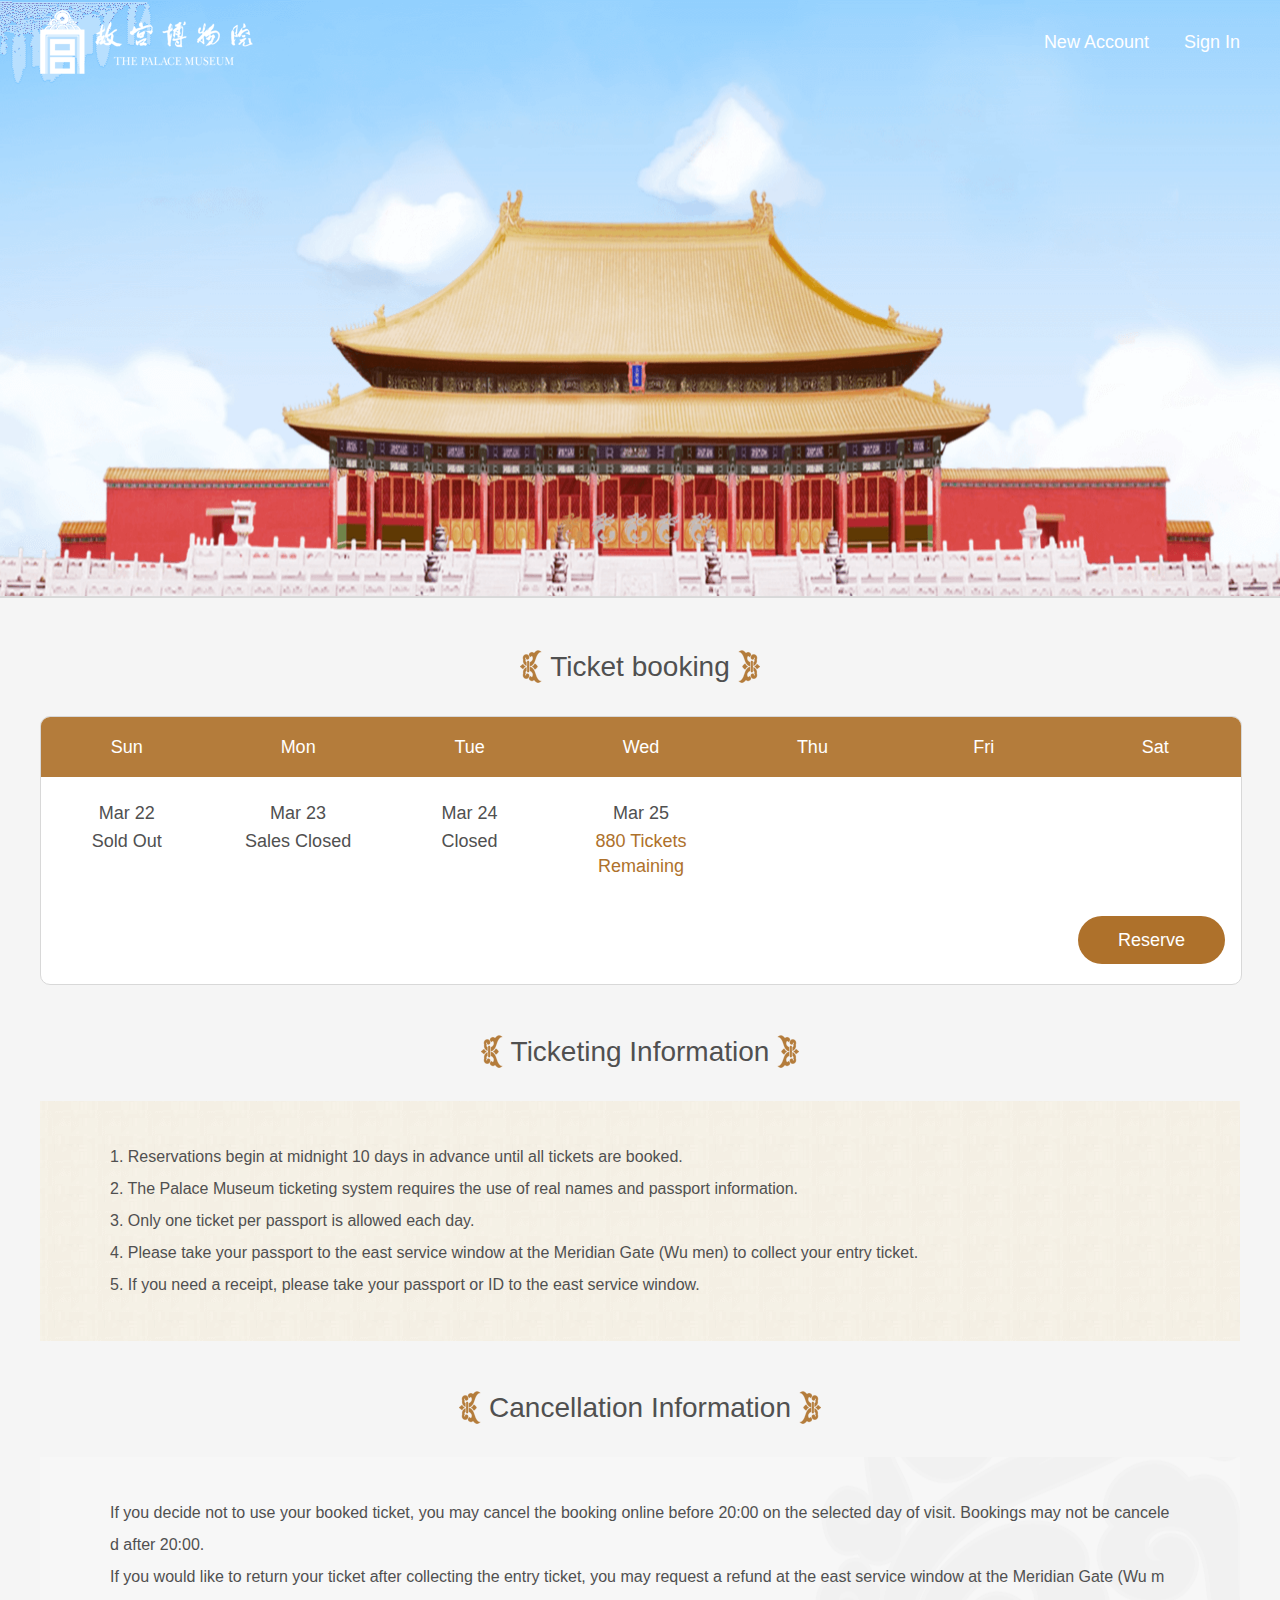
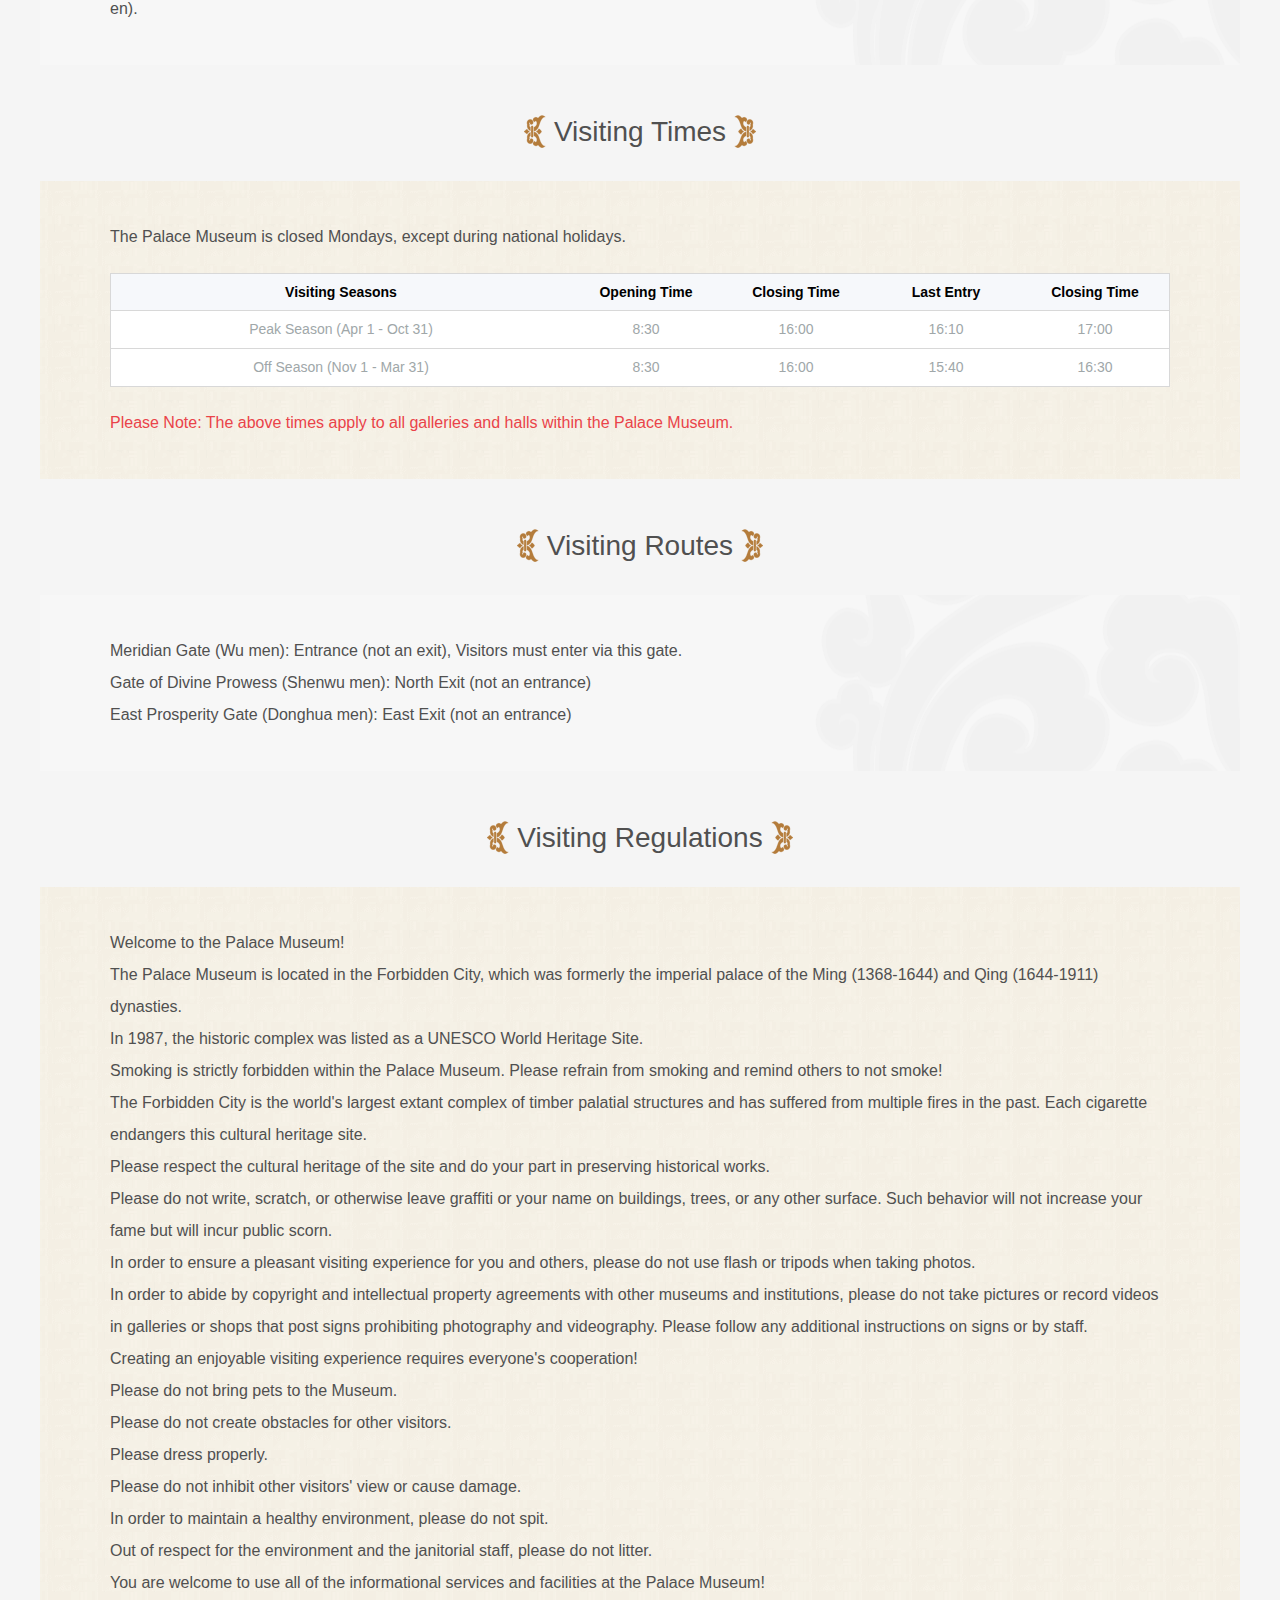
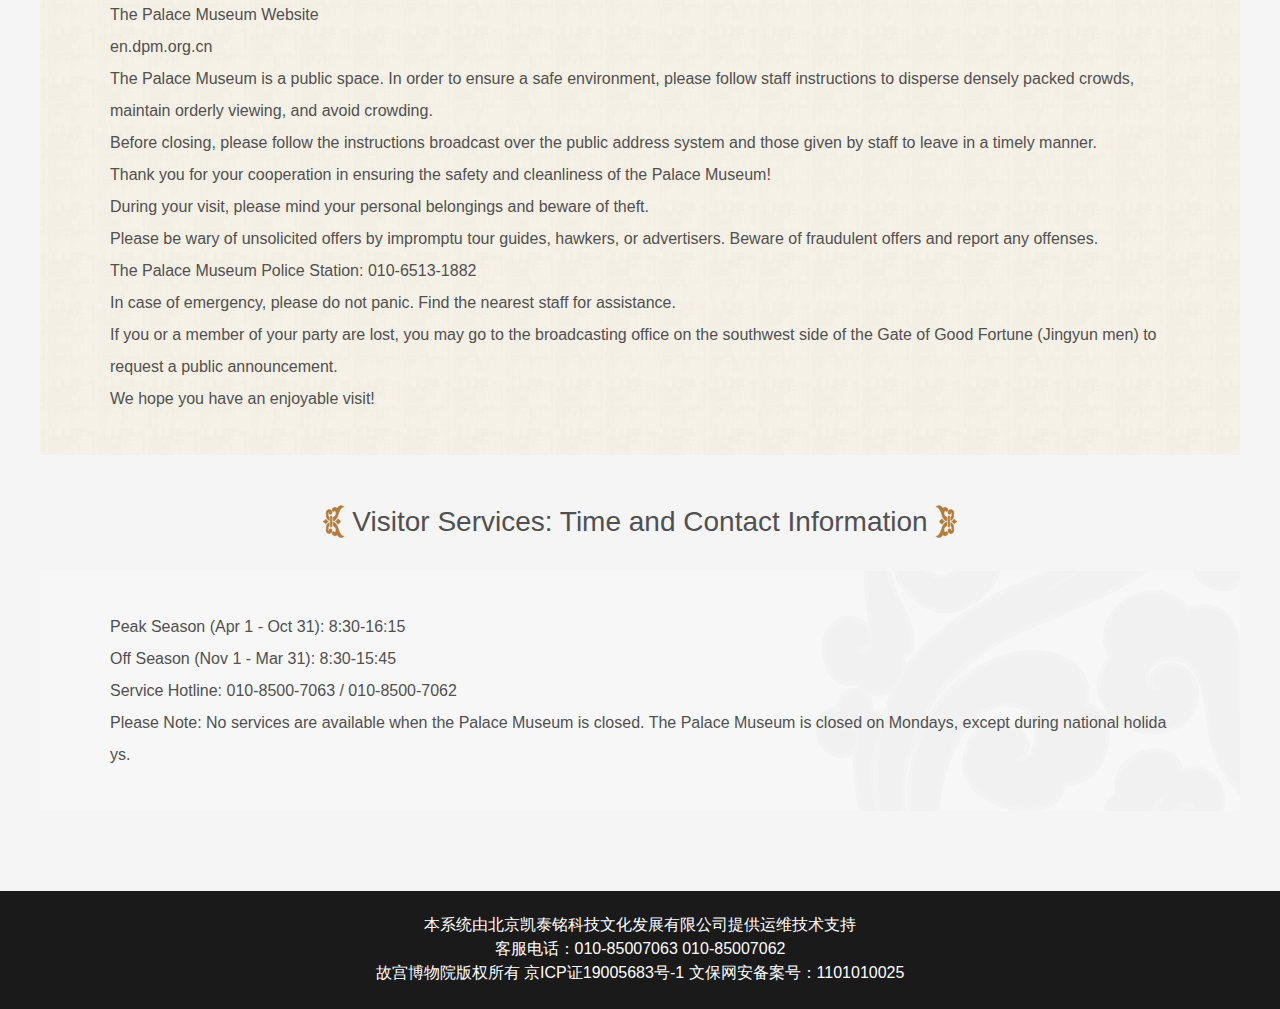
<file: index.html>
<!DOCTYPE html>
<html lang="en">
<head>
    <meta name="author" content="">
    <meta name="keywords" content="">
    <meta name="description" content="">
    <meta name="viewport" content="width=device-width, initial-scale=1.0">
    <meta http-equiv="X-UA-Compatible" content="IE=edge,chrome=1">
    <meta http-equiv="Content-Type" content="text/html;charset=utf-8">
    <title>故宫博物院</title>
    <link rel="stylesheet" href="./static/style/common.css">
    <link rel="stylesheet" href="./static/style/style.css">
</head>
<body>
    <section class="main_container">
        <!-- header -->
        <div class="header">
            <!-- logo -->
            <article class="logo">
                <a href=""><img src="./static/images/logo.png" width="213" height="64" alt="故宫博物院"></a>
            </article>
            <!-- end -->
            <!-- user state -->
            <aside class="user">
                <a href="./register.html">New Account</a>
                <a href="./login.html">Sign In</a>
            </aside>
            <!-- end -->
        </div>
        <!-- end -->
        <!-- content -->
        <article class="main_content">
            <!-- Ticket booking -->
            <h2 class="main_title">
                <em class="icon_title"><img src="./static/images/public-icon1.png" alt=""></em>
                <span class="title_text">Ticket booking</span>
                <em class="icon_title"><img src="./static/images/public-icon2.png" alt=""></em>
            </h2>
            <div class="place_order">
                <table class="week_table">
                    <thead>
                        <tr>
                            <th>Sun</th>
                            <th>Mon</th>
                            <th>Tue</th>
                            <th>Wed</th>
                            <th>Thu</th>
                            <th>Fri</th>
                            <th>Sat</th>
                        </tr>
                    </thead>
                    <tbody>
                        <tr>
                            <td valign="top">
                                <span>Mar 22</span>
                                <span>Sold Out</span>
                            </td>
                            <td valign="top">
                                <span>Mar 23</span>
                                <span>Sales Closed</span></td>
                            <td valign="top">
                                <span>Mar 24</span>
                                <span>Closed</span>
                            </td>
                            <td valign="top">
                                <span>Mar 25</span>
                                <span class="surplus">880 Tickets Remaining</span>
                            </td>
                            <td valign="top"></td>
                            <td valign="top"></td>
                            <td valign="top"></td>
                        </tr>
                    </tbody>
                </table>
                <div class="btn_wrap">
                    <a href="./subscribe.html" class="place_order_btn">Reserve</a>
                </div>
            </div>
            <!-- end -->
            <!-- Ticketing Information -->
            <h2 class="main_title">
                <em class="icon_title"><img src="./static/images/public-icon1.png" alt=""></em>
                <span class="title_text">Ticketing Information</span>
                <em class="icon_title"><img src="./static/images/public-icon2.png" alt=""></em>
            </h2>
            <div class="main_column">
                <p class="column_2">
                    1. Reservations begin at midnight 10 days in advance until all tickets are booked.<br>
                    2. The Palace Museum ticketing system requires the use of real names and passport information.<br>
                    3. Only one ticket per passport is allowed each day.<br>
                    4. Please take your passport to the east service window at the Meridian Gate (Wu men) to collect your entry ticket.<br>
                    5. If you need a receipt, please take your passport or ID to the east service window.
                </p>
            </div>
            <!-- end -->
            <!-- Cancellation Information -->
            <h2 class="main_title">
                <em class="icon_title"><img src="./static/images/public-icon1.png" alt=""></em>
                <span class="title_text">Cancellation Information</span>
                <em class="icon_title"><img src="./static/images/public-icon2.png" alt=""></em>
            </h2>
            <div class="main_column">
                <p class="column_1">
                    If you decide not to use your booked ticket, you may cancel the booking online before 20:00 on the selected day of visit. Bookings may not be canceled after 20:00.<br>
                    If you would like to return your ticket after collecting the entry ticket, you may request a refund at the east service window at the Meridian Gate (Wu men).
                </p>
            </div>
            <!-- end -->
            <!-- Visiting Times -->
            <!-- <h2 class="main_title">
                <em class="icon_title"><img src="./static/images/public-icon1.png" alt=""></em>
                <span class="title_text">改签须知</span>
                <em class="icon_title"><img src="./static/images/public-icon2.png" alt=""></em>
            </h2>
            <div class="main_column">
                <p class="column_2">
                    预约门票在未使用的情况下，可于预约参观日当天下午20点前在本平台申请改签<br>
                    超过时限则无法进行改签。
                </p>
            </div> -->
            <!-- end -->
            <!-- Visiting Times -->
            <h2 class="main_title">
                <em class="icon_title"><img src="./static/images/public-icon1.png" alt=""></em>
                <span class="title_text">Visiting Times</span>
                <em class="icon_title"><img src="./static/images/public-icon2.png" alt=""></em>
            </h2>
            <div class="main_column">
                <div class="column_2">
                    <p class="column_time">The Palace Museum is closed Mondays, except during national holidays.</p>
                    <table class="column_table">
                        <thead>
                            <tr>
                                <th width="460">Visiting Seasons</th>
                                <th width="150">Opening Time</th>
                                <th width="150">Closing Time</th>
                                <th width="150">Last Entry</th>
                                <th>Closing Time</th>
                            </tr>
                        </thead>
                        <tbody>
                            <tr>
                                <td>Peak Season (Apr 1 - Oct 31)</td>
                                <td>8:30</td>
                                <td>16:00</td>
                                <td>16:10</td>
                                <td>17:00</td>
                            </tr>
                            <tr>
                                <td>Off Season (Nov 1 - Mar 31)</td>
                                <td>8:30</td>
                                <td>16:00</td>
                                <td>15:40</td>
                                <td>16:30</td>
                            </tr>
                        </tbody>
                    </table>
                    <p class="column_note">Please Note: The above times apply to all galleries and halls within the Palace Museum.</p>
                </div>
            </div>
            <!-- end -->
            <!-- Visiting Routes -->
            <h2 class="main_title">
                <em class="icon_title"><img src="./static/images/public-icon1.png" alt=""></em>
                <span class="title_text">Visiting Routes</span>
                <em class="icon_title"><img src="./static/images/public-icon2.png" alt=""></em>
            </h2>
            <div class="main_column">
                <p class="column_1">
                    Meridian Gate (Wu men): Entrance (not an exit), Visitors must enter via this gate.<br>
                    Gate of Divine Prowess (Shenwu men): North Exit (not an entrance)<br>
                    East Prosperity Gate (Donghua men): East Exit (not an entrance)
                </p>
            </div>
            <!-- end -->
            <!-- Visiting Regulations -->
            <h2 class="main_title">
                <em class="icon_title"><img src="./static/images/public-icon1.png" alt=""></em>
                <span class="title_text">Visiting Regulations</span>
                <em class="icon_title"><img src="./static/images/public-icon2.png" alt=""></em>
            </h2>
            <div class="main_column">
                <p class="column_2">
                    Welcome to the Palace Museum!<br>
                    The Palace Museum is located in the Forbidden City, which was formerly the imperial palace of the Ming (1368-1644) and Qing (1644-1911) dynasties.<br>
                    In 1987, the historic complex was listed as a UNESCO World Heritage Site.<br>
                    Smoking is strictly forbidden within the Palace Museum. Please refrain from smoking and remind others to not smoke!<br>
                    The Forbidden City is the world's largest extant complex of timber palatial structures and has suffered from multiple fires in the past. Each cigarette endangers this cultural heritage site.<br>
                    Please respect the cultural heritage of the site and do your part in preserving historical works.<br>
                    Please do not write, scratch, or otherwise leave graffiti or your name on buildings, trees, or any other surface. Such behavior will not increase your fame but will incur public scorn.<br>
                    In order to ensure a pleasant visiting experience for you and others, please do not use flash or tripods when taking photos.<br>
                    In order to abide by copyright and intellectual property agreements with other museums and institutions, please do not take pictures or record videos in galleries or shops that post signs prohibiting photography and videography. Please follow any additional instructions on signs or by staff.<br>
                    Creating an enjoyable visiting experience requires everyone's cooperation!<br>
                    Please do not bring pets to the Museum.<br>
                    Please do not create obstacles for other visitors.<br>
                    Please dress properly.<br>
                    Please do not inhibit other visitors' view or cause damage.<br>
                    In order to maintain a healthy environment, please do not spit.<br>
                    Out of respect for the environment and the janitorial staff, please do not litter.<br>
                    You are welcome to use all of the informational services and facilities at the Palace Museum!<br>
                    The Palace Museum Website<br>
                    en.dpm.org.cn <br>
                    The Palace Museum is a public space. In order to ensure a safe environment, please follow staff instructions to disperse densely packed crowds, maintain orderly viewing, and avoid crowding.<br>
                    Before closing, please follow the instructions broadcast over the public address system and those given by staff to leave in a timely manner.<br>
                    Thank you for your cooperation in ensuring the safety and cleanliness of the Palace Museum!<br>
                    During your visit, please mind your personal belongings and beware of theft.<br>
                    Please be wary of unsolicited offers by impromptu tour guides, hawkers, or advertisers. Beware of fraudulent offers and report any offenses.<br>
                    The Palace Museum Police Station: 010-6513-1882<br>
                    In case of emergency, please do not panic. Find the nearest staff for assistance.<br>
                    If you or a member of your party are lost, you may go to the broadcasting office on the southwest side of the Gate of Good Fortune (Jingyun men) to request a public announcement.<br>
                    We hope you have an enjoyable visit!
                </p>
            </div>
            <!-- end -->
            <!-- 客服办公时间及联系方式 -->
            <h2 class="main_title">
                <em class="icon_title"><img src="./static/images/public-icon1.png" alt=""></em>
                <span class="title_text">Visitor Services: Time and Contact Information</span>
                <em class="icon_title"><img src="./static/images/public-icon2.png" alt=""></em>
            </h2>
            <div class="main_column">
                <p class="column_1">
                    Peak Season (Apr 1 - Oct 31): 8:30-16:15<br>
                    Off Season (Nov 1 - Mar 31): 8:30-15:45<br>
                    Service Hotline: 010-8500-7063 / 010-8500-7062<br>
                    <em>
                        Please Note: No services are available when the Palace Museum is closed. The Palace Museum is closed on Mondays, except during national holidays.
                    </em>
                </p>
            </div>
            <!-- end -->
        </article>
    </section>
    <!-- footer -->
    <footer class="footer">
        <p>本系统由北京凯泰铭科技文化发展有限公司提供运维技术支持</p>
        <p>客服电话：010-85007063 010-85007062</p>
        <p>故宫博物院版权所有 京ICP证19005683号-1 文保网安备案号：1101010025</p>
    </footer>
    <!-- end -->
    <script src="./static/lib/jquery-3.4.1.min.js"></script>
    <script src="./static/js/effect.js"></script>
    <script src="./static/lib/confirm.js"></script>
</body>
</html>
</file>
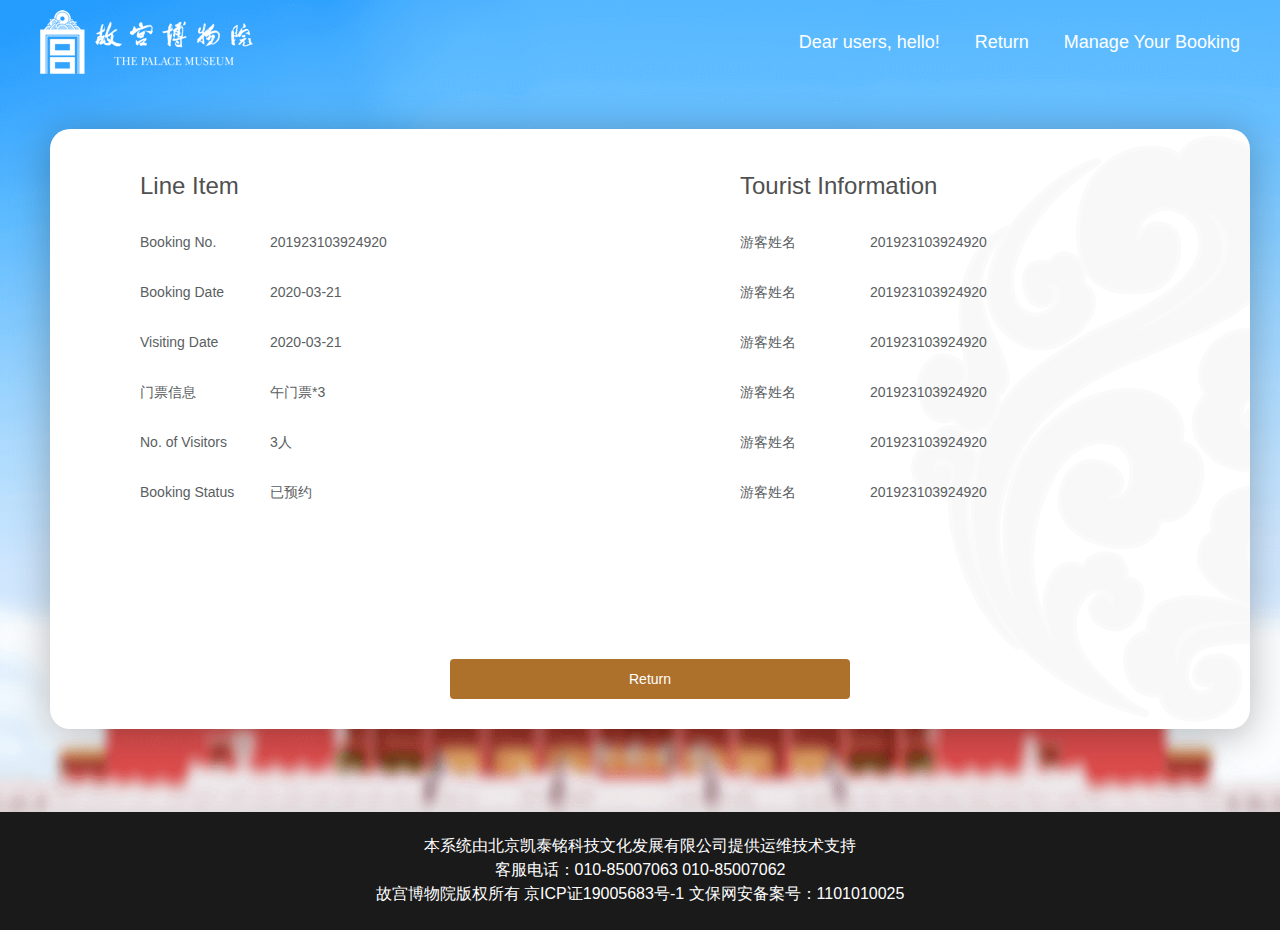
<file: details.html>
<!DOCTYPE html>
<html lang="en">
<head>
    <meta name="author" content="">
    <meta name="keywords" content="">
    <meta name="description" content="">
    <meta name="viewport" content="width=device-width, initial-scale=1.0">
    <meta http-equiv="X-UA-Compatible" content="IE=edge,chrome=1">
    <meta http-equiv="Content-Type" content="text/html;charset=utf-8">
    <title>故宫博物院</title>
    <link rel="stylesheet" href="./static/style/common.css">
    <link rel="stylesheet" href="./static/style/style.css">
</head>
<body>
    <section class="container success_bg">
        <!-- header -->
        <header class="header">
            <!-- logo -->
            <article class="logo">
                <a href=""><img src="./static/images/logo.png" width="213" height="64" alt="故宫博物院"></a>
            </article>
            <!-- end -->
            <!-- user state -->
            <aside class="user">
                <span>Dear users, hello!</span>
                <a href="./index.html">Return</a>
                <a href="./orders.html">Manage Your Booking</a>
            </aside>
            <!-- end -->
        </header>
        <!-- End -->
        <!-- content -->
        <section class="content">
            <!-- order details Start-->
            <div class="details con_height">
                <div class="details_con clearfix">
                    <!-- order details -->
                    <div class="details_columns">
                        <h4 class="details_title">Line Item</h4>
                        <ul class="details_ul">
                            <li><span>Booking No.</span>201923103924920</li>
                            <li><span>Booking Date</span>2020-03-21</li>
                            <li><span>Visiting Date</span>2020-03-21</li>
                            <li><span>门票信息</span>午门票*3</li>
                            <li><span>No. of Visitors</span>3人</li>
                            <li><span>Booking Status</span>已预约</li>
                        </ul>
                    </div>
                    <!-- end -->
                    <!-- Tourist Information -->
                    <div class="details_columns">
                        <h4 class="details_title">Tourist Information</h4>
                        <ul class="details_ul">
                            <li><span>游客姓名</span>201923103924920</li>
                            <li><span>游客姓名</span>201923103924920</li>
                            <li><span>游客姓名</span>201923103924920</li>
                            <li><span>游客姓名</span>201923103924920</li>
                            <li><span>游客姓名</span>201923103924920</li>
                            <li><span>游客姓名</span>201923103924920</li>
                        </ul>
                    </div>
                    <!-- end -->
                </div>
                <a href="./orders.html" class="button width_400">Return</a>
            </div>
            <!-- End -->
        </section>
        <!-- end -->
    </section>
    <!-- footer -->
    <footer class="footer">
        <p>本系统由北京凯泰铭科技文化发展有限公司提供运维技术支持</p>
        <p>客服电话：010-85007063 010-85007062</p>
        <p>故宫博物院版权所有 京ICP证19005683号-1 文保网安备案号：1101010025</p>
    </footer>
    <!-- end -->
    <script src="./static/lib/jquery-3.4.1.min.js"></script>
    <script src="./static/lib/confirm.js"></script>
    <script src="./static/js/effect.js"></script>
</body>
</html>
</file>
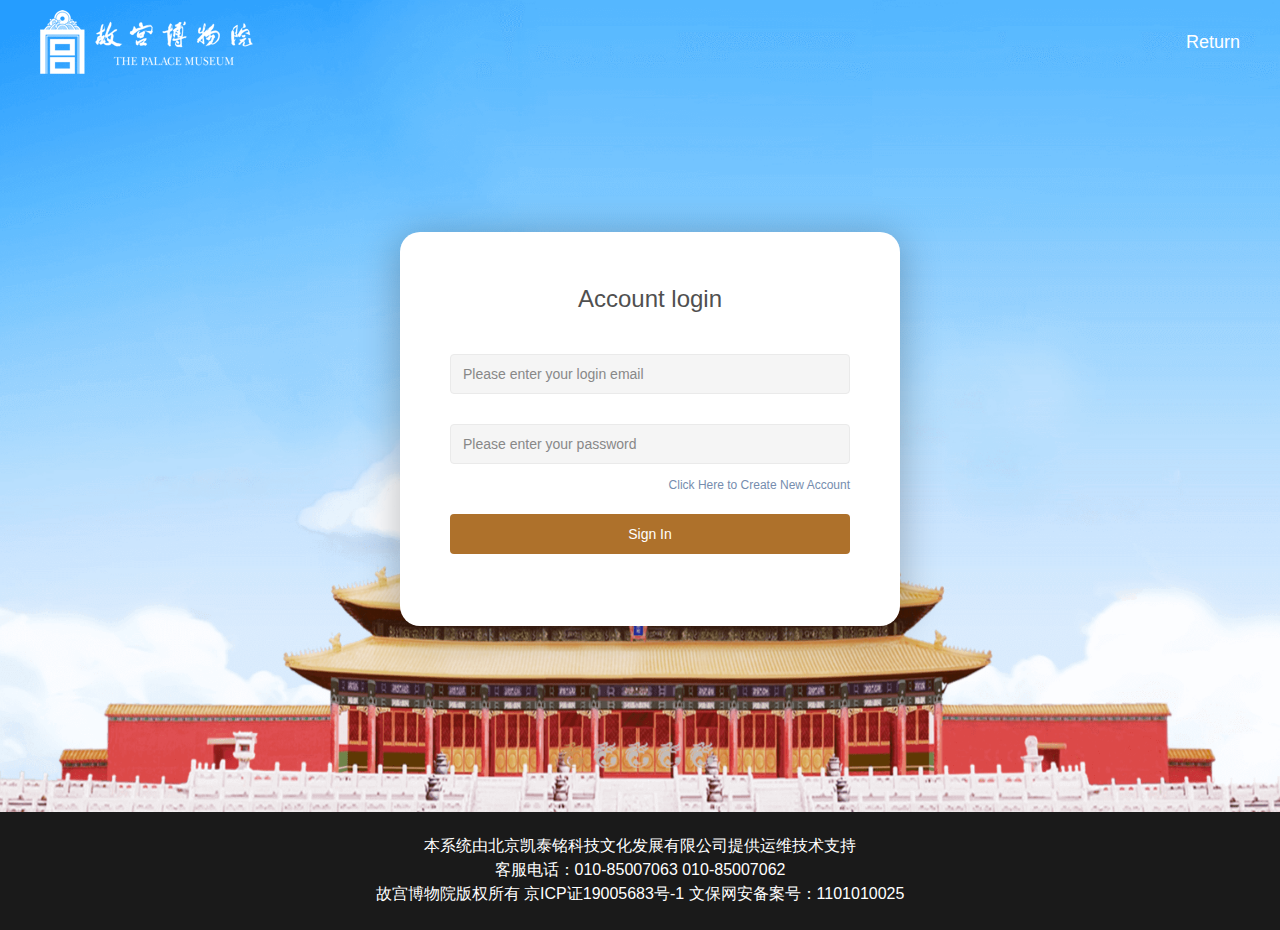
<file: login.html>
<!DOCTYPE html>
<html lang="en">
<head>
    <meta name="author" content="">
    <meta name="keywords" content="">
    <meta name="description" content="">
    <meta name="viewport" content="width=device-width, initial-scale=1.0">
    <meta http-equiv="X-UA-Compatible" content="IE=edge,chrome=1">
    <meta http-equiv="Content-Type" content="text/html;charset=utf-8">
    <title>故宫博物院</title>
    <link rel="stylesheet" href="./static/style/common.css">
    <link rel="stylesheet" href="./static/style/style.css">
</head>
<body>
    <section class="container login_bg">
        <!-- header -->
        <header class="header">
            <!-- logo -->
            <article class="logo">
                <a href=""><img src="./static/images/logo.png" width="213" height="64" alt="故宫博物院"></a>
            </article>
            <!-- end -->
            <!-- user state -->
            <aside class="user">
                <!-- <span>Dear users, hello!</span> -->
                <a href="./index.html">Return</a>
                <!-- <a href="./orders.html">Manage Your Booking</a> -->
            </aside>
            <!-- end -->
        </header>
        <!-- End -->
        <!-- content -->
        <section class="content">
            <!-- login Start-->
            <div class="form_wrap con_height">
                <h4 class="form_title">Account login </h4>
                <ul class="form_ul">
                    <li>
                        <input type="text" class="input" placeholder="Please enter your login email">
                        <!-- <span class="error_txt">user error</span> -->
                    </li>
                    <li>
                        <input type="password" class="input" placeholder="Please enter your password">
                        <!-- <span class="error_txt">password error</span> -->
                        <p class="reg_node"><a href="./register.html">Click Here to Create New Account</a></p>
                    </li>
                </ul>
                <a href="javascript:;" class="button login_submit width_400">Sign In</a>
            </div>
            <!-- 登录 End -->
        </section>
        <!-- end -->
    </section>
    <!-- footer -->
    <footer class="footer">
        <p>本系统由北京凯泰铭科技文化发展有限公司提供运维技术支持</p>
        <p>客服电话：010-85007063 010-85007062</p>
        <p>故宫博物院版权所有 京ICP证19005683号-1 文保网安备案号：1101010025</p>
    </footer>
    <!-- end -->
    <script src="./static/lib/jquery-3.4.1.min.js"></script>
    <script src="./static/lib/confirm.js"></script>
    <script src="./static/js/effect.js"></script>
</body>
</html>
</file>
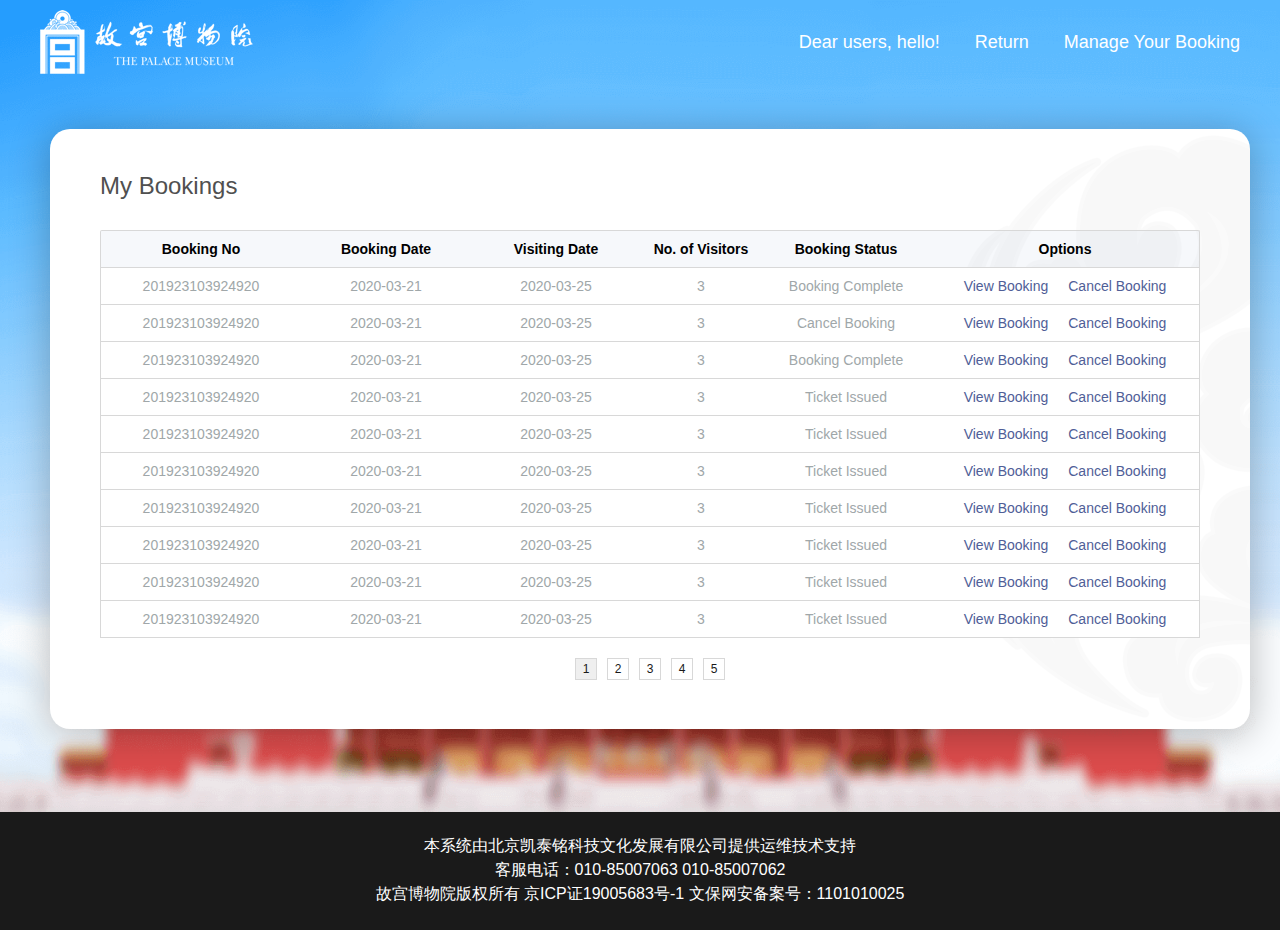
<file: orders.html>
<!DOCTYPE html>
<html lang="en">
<head>
    <meta name="author" content="">
    <meta name="keywords" content="">
    <meta name="description" content="">
    <meta name="viewport" content="width=device-width, initial-scale=1.0">
    <meta http-equiv="X-UA-Compatible" content="IE=edge,chrome=1">
    <meta http-equiv="Content-Type" content="text/html;charset=utf-8">
    <title>故宫博物院</title>
    <link rel="stylesheet" href="./static/style/common.css">
    <link rel="stylesheet" href="./static/style/style.css">
</head>
<body>
    <section class="container success_bg">
        <!-- header -->
        <header class="header">
            <!-- logo -->
            <article class="logo">
                <a href=""><img src="./static/images/logo.png" width="213" height="64" alt="故宫博物院"></a>
            </article>
            <!-- end -->
            <!-- user state -->
            <aside class="user">
                <span>Dear users, hello!</span>
                <a href="./index.html">Return</a>
                <a href="./orders.html">Manage Your Booking</a>
            </aside>
            <!-- end -->
        </header>
        <!-- End -->
        <!-- content -->
        <section class="content">
            <!-- order lists Start-->
            <div class="orders con_height">
                <h4 class="order_title">My Bookings</h4>
                <div class="order_con clearfix">
                    <table class="order_table">
                        <thead>
                            <tr>
                                <th width="200">Booking No</th>
                                <th width="170">Booking Date</th>
                                <th width="170">Visiting Date</th>
                                <th width="120">No. of Visitors</th>
                                <th width="170">Booking Status</th>
                                <th>Options</th>
                            </tr>
                        </thead>
                        <tbody>
                            <tr>
                                <td>201923103924920</td>
                                <td>2020-03-21</td>
                                <td>2020-03-25</td>
                                <td>3</td>
                                <td>Booking Complete</td>
                                <td><a href="./details.html">View Booking</a><a href="javascript:;" id="cancel_order">Cancel Booking</a></td>
                            </tr>
                            <tr>
                                <td>201923103924920</td>
                                <td>2020-03-21</td>
                                <td>2020-03-25</td>
                                <td>3</td>
                                <td>Cancel Booking</td>
                                <td><a href="./details.html">View Booking</a><a href="javascript:;" id="cancel_order">Cancel Booking</a></td>
                            </tr>
                            <tr>
                                <td>201923103924920</td>
                                <td>2020-03-21</td>
                                <td>2020-03-25</td>
                                <td>3</td>
                                <td>Booking Complete</td>
                                <td><a href="./details.html">View Booking</a><a href="javascript:;" id="cancel_order">Cancel Booking</a></td>
                            </tr>
                            <tr>
                                <td>201923103924920</td>
                                <td>2020-03-21</td>
                                <td>2020-03-25</td>
                                <td>3</td>
                                <td>Ticket Issued</td>
                                <td><a href="./details.html">View Booking</a><a href="javascript:;" id="cancel_order">Cancel Booking</a></td>
                            </tr>
                            <tr>
                                <td>201923103924920</td>
                                <td>2020-03-21</td>
                                <td>2020-03-25</td>
                                <td>3</td>
                                <td>Ticket Issued</td>
                                <td><a href="./details.html">View Booking</a><a href="javascript:;" id="cancel_order">Cancel Booking</a></td>
                            </tr>
                            <tr>
                                <td>201923103924920</td>
                                <td>2020-03-21</td>
                                <td>2020-03-25</td>
                                <td>3</td>
                                <td>Ticket Issued</td>
                                <td><a href="./details.html">View Booking</a><a href="javascript:;" id="cancel_order">Cancel Booking</a></td>
                            </tr>
                            <tr>
                                <td>201923103924920</td>
                                <td>2020-03-21</td>
                                <td>2020-03-25</td>
                                <td>3</td>
                                <td>Ticket Issued</td>
                                <td><a href="./details.html">View Booking</a><a href="javascript:;" id="cancel_order">Cancel Booking</a></td>
                            </tr>
                            <tr>
                                <td>201923103924920</td>
                                <td>2020-03-21</td>
                                <td>2020-03-25</td>
                                <td>3</td>
                                <td>Ticket Issued</td>
                                <td><a href="./details.html">View Booking</a><a href="javascript:;" id="cancel_order">Cancel Booking</a></td>
                            </tr>
                            <tr>
                                <td>201923103924920</td>
                                <td>2020-03-21</td>
                                <td>2020-03-25</td>
                                <td>3</td>
                                <td>Ticket Issued</td>
                                <td><a href="./details.html">View Booking</a><a href="javascript:;" id="cancel_order">Cancel Booking</a></td>
                            </tr>
                            <tr>
                                <td>201923103924920</td>
                                <td>2020-03-21</td>
                                <td>2020-03-25</td>
                                <td>3</td>
                                <td>Ticket Issued</td>
                                <td><a href="./details.html">View Booking</a><a href="javascript:;" id="cancel_order">Cancel Booking</a></td>
                            </tr>
                        </tbody>
                    </table>
                </div>
                <div class="table_pages">
                    <span>1</span>
                    <a href="">2</a>
                    <a href="">3</a>
                    <a href="">4</a>
                    <a href="">5</a>
                </div>
            </div>
            <!-- End -->
        </section>
        <!-- end -->
    </section>
    <!-- footer -->
    <footer class="footer">
        <p>本系统由北京凯泰铭科技文化发展有限公司提供运维技术支持</p>
        <p>客服电话：010-85007063 010-85007062</p>
        <p>故宫博物院版权所有 京ICP证19005683号-1 文保网安备案号：1101010025</p>
    </footer>
    <!-- end -->
    <script src="./static/lib/jquery-3.4.1.min.js"></script>
    <script src="./static/lib/confirm.js"></script>
    <script src="./static/js/effect.js"></script>
</body>
</html>
</file>
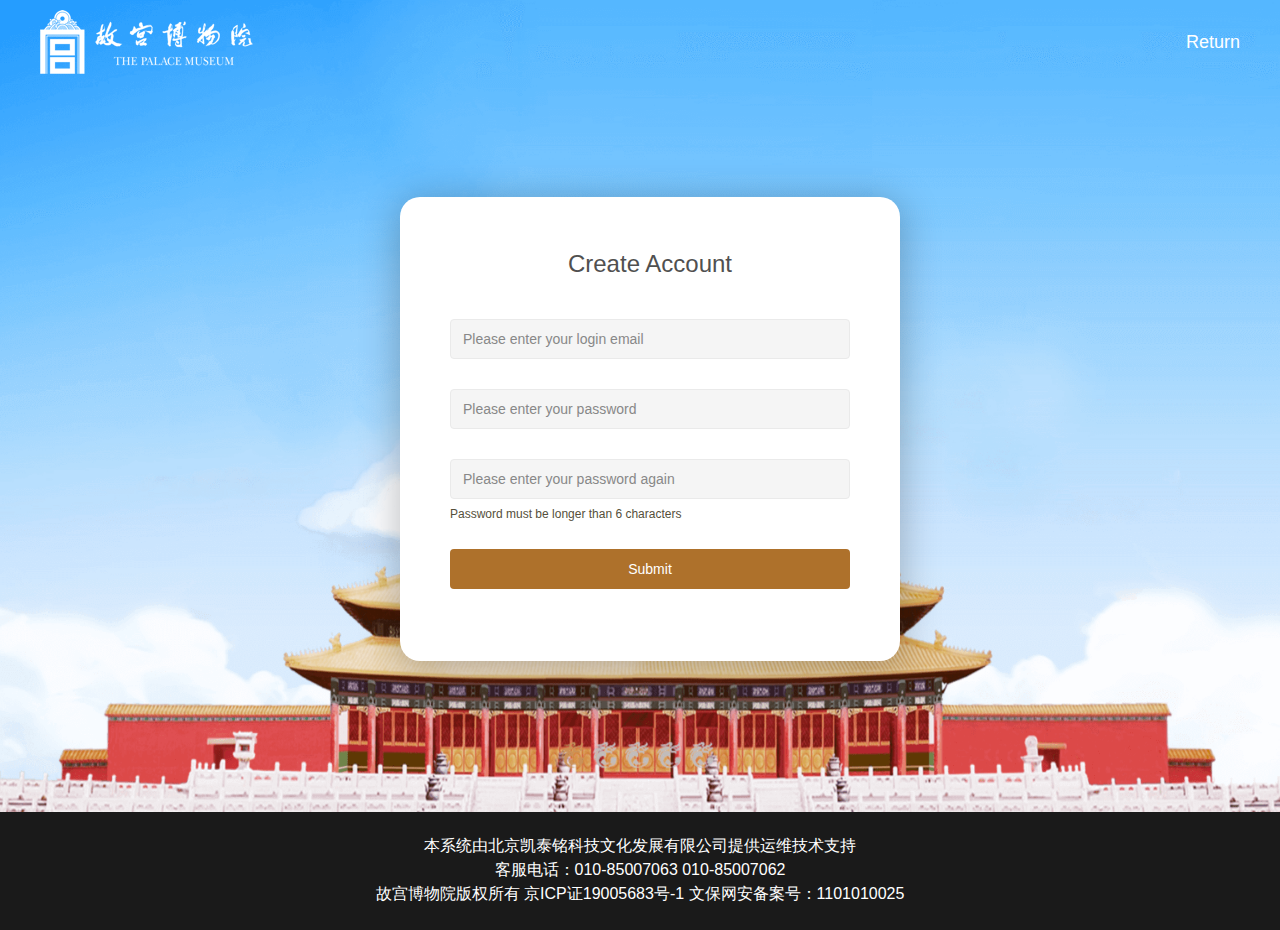
<file: register.html>
<!DOCTYPE html>
<html lang="en">
<head>
    <meta name="author" content="">
    <meta name="keywords" content="">
    <meta name="description" content="">
    <meta name="viewport" content="width=device-width, initial-scale=1.0">
    <meta http-equiv="X-UA-Compatible" content="IE=edge,chrome=1">
    <meta http-equiv="Content-Type" content="text/html;charset=utf-8">
    <title>故宫博物院</title>
    <link rel="stylesheet" href="./static/style/common.css">
    <link rel="stylesheet" href="./static/style/style.css">
</head>
<body>
    <section class="container login_bg">
        <!-- header -->
        <header class="header">
            <!-- logo -->
            <article class="logo">
                <a href=""><img src="./static/images/logo.png" width="213" height="64" alt="故宫博物院"></a>
            </article>
            <!-- end -->
            <!-- user state -->
            <aside class="user">
                <!-- <span>Dear users, hello!</span> -->
                <a href="./index.html">Return</a>
                <!-- <a href="./orders.html">Manage Your Booking</a> -->
            </aside>
            <!-- end -->
        </header>
        <!-- End -->
        <!-- content -->
        <section class="content">
            <!-- Create Account Start-->
            <div class="form_wrap con_height">
                <h4 class="form_title">Create Account</h4>
                <ul class="form_ul">
                    <li>
                        <input type="text" class="input" placeholder="Please enter your login email">
                        <!-- <span class="error_txt">用户名错误</span> -->
                    </li>
                    <li>
                        <input type="password" class="input" placeholder="Please enter your password">
                        <!-- <span class="error_txt">密码错误</span> -->
                    </li>
                    <li>
                        <input type="password" class="input" placeholder="Please enter your password again">
                        <p class="passwrod_tips">Password must be longer than 6 characters</p>
                        <!-- <span class="error_txt">Password must be longer than 6 characters</span> -->
                    </li>
                </ul>
                <a href="javascript:;" class="button width_400">Submit</a>
            </div>
            <!-- 注册 End -->
        </section>
        <!-- end -->
    </section>
    <!-- footer -->
    <footer class="footer">
        <p>本系统由北京凯泰铭科技文化发展有限公司提供运维技术支持</p>
        <p>客服电话：010-85007063 010-85007062</p>
        <p>故宫博物院版权所有 京ICP证19005683号-1 文保网安备案号：1101010025</p>
    </footer>
    <!-- end -->
    <script src="./static/lib/jquery-3.4.1.min.js"></script>
    <script src="./static/lib/confirm.js"></script>
    <script src="./static/js/effect.js"></script>
</body>
</html>
</file>
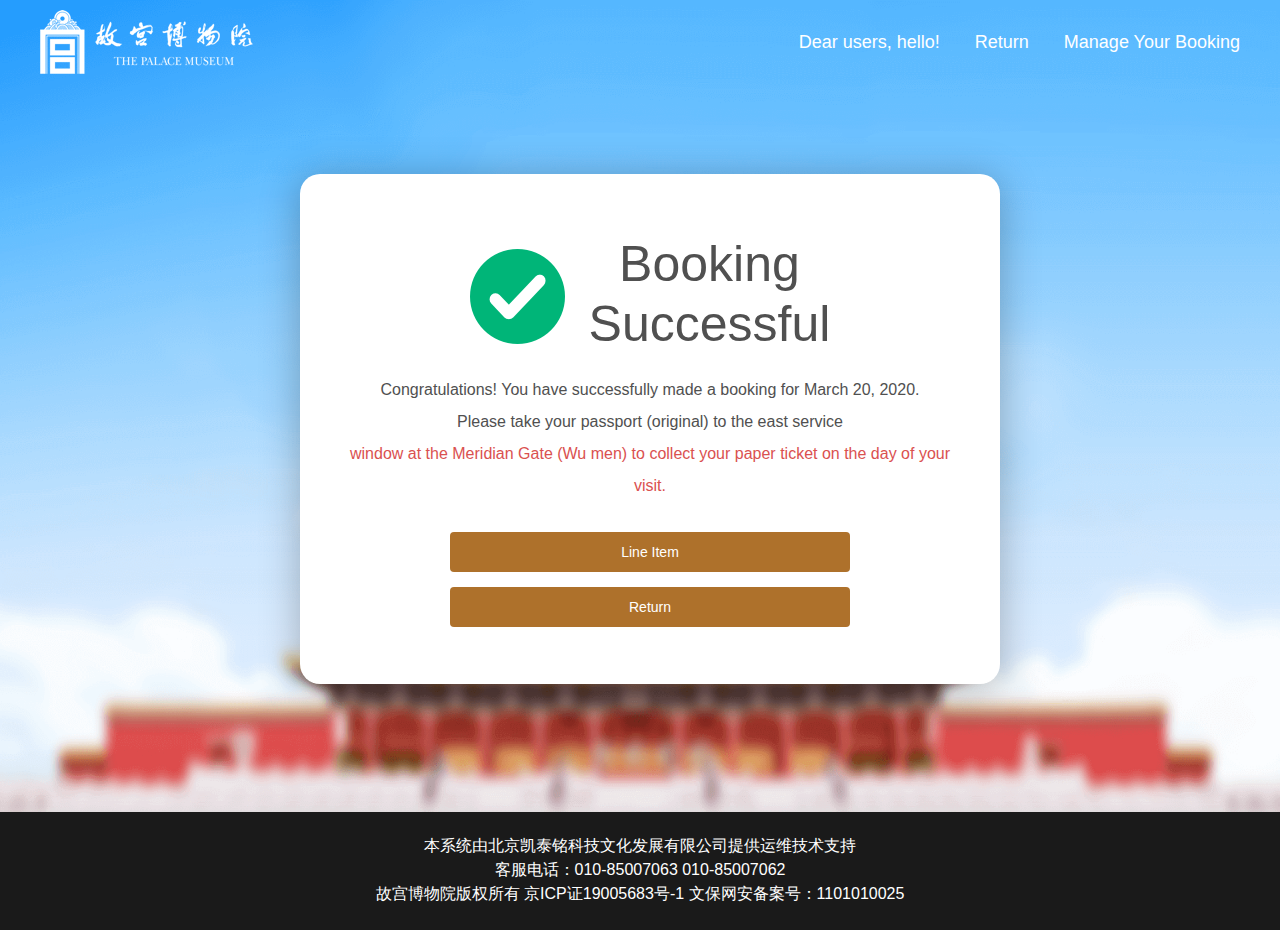
<file: result.html>
<!DOCTYPE html>
<html lang="en">
<head>
    <meta name="author" content="">
    <meta name="keywords" content="">
    <meta name="description" content="">
    <meta name="viewport" content="width=device-width, initial-scale=1.0">
    <meta http-equiv="X-UA-Compatible" content="IE=edge,chrome=1">
    <meta http-equiv="Content-Type" content="text/html;charset=utf-8">
    <title>故宫博物院</title>
    <link rel="stylesheet" href="./static/style/common.css">
    <link rel="stylesheet" href="./static/style/style.css">
</head>
<body>
    <section class="container success_bg">
        <!-- header -->
        <header class="header">
            <!-- logo -->
            <article class="logo">
                <a href=""><img src="./static/images/logo.png" width="213" height="64" alt="故宫博物院"></a>
            </article>
            <!-- end -->
            <!-- user state -->
            <aside class="user">
                <span>Dear users, hello!</span>
                <a href="./index.html">Return</a>
                <a href="./orders.html">Manage Your Booking</a>
            </aside>
            <!-- end -->
        </header>
        <!-- End -->
        <!-- content -->
        <section class="content">
            <!-- 预约成功 Start-->
            <div class="result con_height">
                <div class="result_area">
                    <div class="result_state">
                        <img src="./static/images/icon_success.png" alt="" srcset="">
                        <span>Booking<br> Successful</span>
                    </div>
                    <div class="result_txt">
                        <p>Congratulations! You have successfully made a booking for March 20, 2020.  </p>
                        <p>Please take your passport (original) to the east service</p>
                        <p><em class="hints">window at the Meridian Gate (Wu men) to collect your paper ticket on the day of your visit.</em></p>
                    </div>
                    <a href="./details.html" class="button width_400">Line Item</a>
                    <a href="./index.html" class="button width_400">Return</a>
                </div>
            </div>
            <!-- 预约成功 End -->
        </section>
        <!-- end -->
    </section>
    <!-- footer -->
    <footer class="footer">
        <p>本系统由北京凯泰铭科技文化发展有限公司提供运维技术支持</p>
        <p>客服电话：010-85007063 010-85007062</p>
        <p>故宫博物院版权所有 京ICP证19005683号-1 文保网安备案号：1101010025</p>
    </footer>
    <!-- end -->
    <script src="./static/lib/jquery-3.4.1.min.js"></script>
    <script src="./static/lib/confirm.js"></script>
    <script src="./static/js/effect.js"></script>
</body>
</html>
</file>
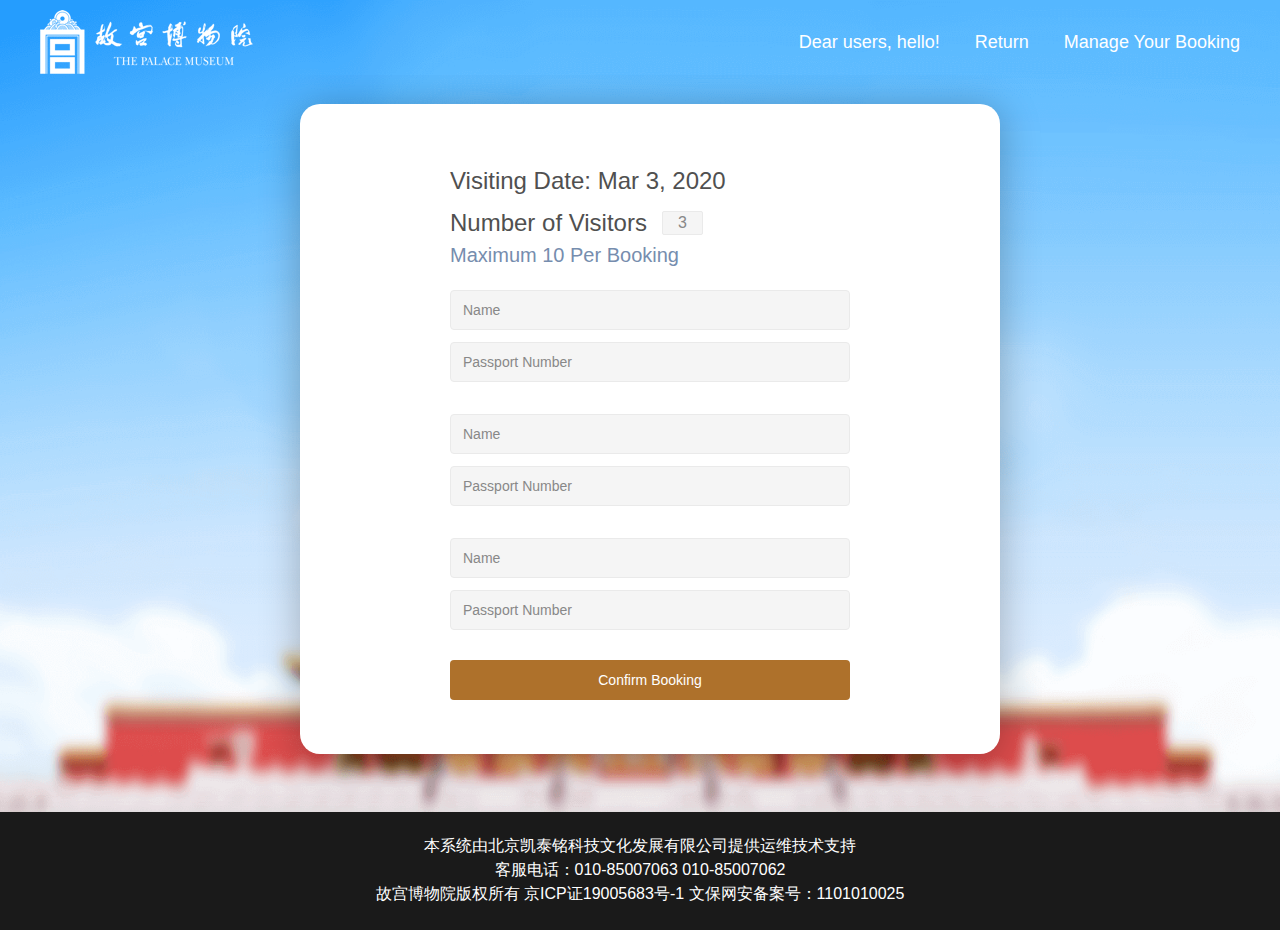
<file: subscribe.html>
<!DOCTYPE html>
<html lang="en">
<head>
    <meta name="author" content="">
    <meta name="keywords" content="">
    <meta name="description" content="">
    <meta name="viewport" content="width=device-width, initial-scale=1.0">
    <meta http-equiv="X-UA-Compatible" content="IE=edge,chrome=1">
    <meta http-equiv="Content-Type" content="text/html;charset=utf-8">
    <title>故宫博物院</title>
    <link rel="stylesheet" href="./static/style/common.css">
    <link rel="stylesheet" href="./static/style/style.css">
</head>
<body>
    <section class="container success_bg">
        <!-- header -->
        <header class="header">
            <!-- logo -->
            <article class="logo">
                <a href=""><img src="./static/images/logo.png" width="213" height="64" alt="故宫博物院"></a>
            </article>
            <!-- end -->
            <!-- user state -->
            <aside class="user">
                <span>Dear users, hello!</span>
                <a href="./index.html">Return</a>
                <a href="./orders.html">Manage Your Booking</a>
            </aside>
            <!-- end -->
        </header>
        <!-- End -->
        <!-- content -->
        <section class="content">
            <!-- form Start-->
            <div class="subscribe con_height">
                <div class="subscribe_con">
                    <h4 class="subscribe_h4">Visiting Date: Mar 3, 2020</h4>
                    <h3 class="subscribe_h3">
                        <span>Number of Visitors</span><input class="subscribe_number" value="3" type="text"><em>Maximum 10 Per Booking</em>
                    </h3>
                    <ul class="subscribe_ul">
                        <li>
                            <div class="subscribe_item">
                                <input type="text" class="input" placeholder="Name">
                            </div>
                            <div class="subscribe_item">
                                <input type="text" class="input" placeholder="Passport Number">
                            </div>
                        </li>
                        <li>
                            <div class="subscribe_item">
                                <input type="text" class="input" placeholder="Name">
                            </div>
                            <div class="subscribe_item">
                                <input type="text" class="input" placeholder="Passport Number">
                            </div>
                        </li>
                        <li>
                            <div class="subscribe_item">
                                <input type="text" class="input" placeholder="Name">
                            </div>
                            <div class="subscribe_item">
                                <input type="text" class="input" placeholder="Passport Number">
                            </div>
                        </li>
                    </ul>
                    <a href="result.html" class="button width_400">Confirm Booking</a>
                </div>
            </div>
            <!-- End -->
        </section>
        <!-- end -->
    </section>
    <!-- footer -->
    <footer class="footer">
        <p>本系统由北京凯泰铭科技文化发展有限公司提供运维技术支持</p>
        <p>客服电话：010-85007063 010-85007062</p>
        <p>故宫博物院版权所有 京ICP证19005683号-1 文保网安备案号：1101010025</p>
    </footer>
    <!-- end -->
    <script src="./static/lib/jquery-3.4.1.min.js"></script>
    <script src="./static/lib/confirm.js"></script>
    <script src="./static/js/effect.js"></script>
</body>
</html>
</file>
<file: static/style/common.css>
/*Global style*/
body {
	font: 14px/20px "PingFangSC-Regular","microsoft yahei", "simsun", Arial;
}
body,div,dl,dt,dd,ul,ol,li,h1,h2,tr,th,td,h3,h4,h5,h6,pre,form,fieldset,input,textarea,blockquote,p,header,footer,nav,section,article,aside {
	padding: 0px;
	margin: 0px;
}
table {
	margin: 0px auto;
	border-collapse: collapse;
	empty-cells: show;
	table-layout: fixed;
}
img {
	vertical-align: top;
	border: 0px;
}
ol,ul {
	list-style: none;
}
li {
	list-style-type: none;
}
h1,h2,h3,h4,h5,h6 {
	font-weight: normal;
}
address,caption,cite,code,dfn,em,i,b {
	font-weight: normal;
	font-style: normal;
}
a {
	text-decoration: none;
	outline: none;
}
a:hover {
	text-decoration: none;
}
img {
	vertical-align: top;
}
input,textarea,button,select {
	outline: none;
	border: 0px;
	font-family: "microsoft yahei", "simsun", Arial;
}

/*Font style*/
.f12 {
	font-size: 12px;
}
.f14 {
	font-size: 14px;
}
.f16 {
	font-size: 16px;
}
.f18 {
	font-size: 18px;
}
.f20 {
	font-size: 20px;
}
.f22 {
	font-size: 22px;
}
.f24 {
	font-size: 24px;
}
.tl {
	text-align: left;
}
.tr {
	text-align: right;
}
.tc {
	text-align: center;
}
.tb {
	font-weight: bold;
}
.tn {
	font-weight: normal;
}

/*Box style*/
.pr {
	position: relative;
}
.pa {
	position: absolute;
}
.pf {
	position: fixed;
}
.fl {
	float: left;
}
.fr {
	float: right;
}
.fn {
	float: none !important;
}
.vm {
	vertical-align: middle;
}
.vt {
	vertical-align: top;
}
.oh {
	overflow: hidden;
}
.oa {
	overflow: auto;
}
.ov {
	overflow: visible !important;
}
.db {
	display: block;
}
.dn {
	display: none;
}
.dib {
	display: inline-block;
}
.bdn {
	border: none !important;
}

/*Clear style*/
.clearfix:after {
	content: "";
	clear: both;
	display: block;
	line-height: 0px;
	font-size: 0px;
	height: 0px;
	visibility: hidden;
}
.clearfix {
	*zoom: 1;
}
.clear {
	clear: both;
	display: block;
	line-height: 0px;
	font-size: 0px;
	height: 0px;
	visibility: hidden;
}
.width_400 {
    width: 400px;
}
.dialog{
    width: 100%;
    height: 100%;
    position: fixed;
    left: 0;
    top: 0;
    background: rgba(0,0,0,0.65);
    z-index: 9;
}
.confirm {
    width: 436px;
    height: 190px;
    margin: -95px 0 0 -216px;
    position: fixed;
    left: 50%;
    top: 50%;
    z-index: 10;
    background: #FFFFFF;
    box-shadow: 0 4px 12px 0 rgba(0,0,0,0.20);
    border-radius: 4px;
    -webkit-border-radius: 4px;
    -moz-border-radius: 4px;
    -ms-border-radius: 4px;
    -o-border-radius: 4px;
    -webkit-box-shadow: 0 4px 12px 0 rgba(0,0,0,0.20);
    -moz-box-shadow: 0 4px 12px 0 rgba(0,0,0,0.20);
    -o-box-shadow: 0 4px 12px 0 rgba(0,0,0,0.20);
    -ms-box-shadow: 0 4px 12px 0 rgba(0,0,0,0.20);
}
.confirm .confirm_con {
    height: 68px;
    padding: 0 40px 0 70px;
    font-size: 14px;
    color: rgba(0,0,0,0.65);
    line-height: 22px;
}
.confirm .confirm_icon, .confirm .confirm_tit {
    vertical-align: top;
}
.confirm .confirm_head {
    padding: 32px 40px 12px 32px;
}
.confirm .confirm_icon {
    width: 22px;
    height: 22px;
    padding: 1px 0 0;
    display: inline-block;
}
.confirm .confirm_icon.success{
    background: url(../images/icon_3.png) no-repeat center center;
    background-size: 22px 22px;
}
.confirm .confirm_icon.error{
    background: url(../images/icon_2.png) no-repeat center center;
    background-size: 22px 22px;
}
.confirm .confirm_icon.warn{
    background: url(../images/icon_1.png) no-repeat center center;
    background-size: 22px 22px;
}
.confirm .confirm_tit {
    padding-left: 16px;
    display: inline-block;
    line-height: 24px;
}
.confirm_footer {
    padding: 0 32px;
    text-align: right;
    font-size: 0;
}
.confirm .confirm_btn {
    min-width: 65px;
    height: 32px;
    margin-left: 10px;
    display: inline-block;
    background: #AE712B;
    border-radius: 4px;
    -webkit-border-radius: 4px;
    -ms-border-radius: 4px;
    -moz-border-radius: 4px;
    -o-border-radius: 4px;
    font-size: 14px;
    color: #FFFFFF;
    text-align: center;
    line-height: 32px;
}
.confirm .confirm_btn.cancel{
    background: #888;
}
</file>
<file: static/style/style.css>
/* main index */
.main_container {
    background: #f5f5f5 url(../images/main_header.png) no-repeat center top;
    background-size: 100% 598px;
}
.main_content {
    width: 1200px;
    margin: auto;
    padding: 525px 0 80px;
}
.main_title {
    padding: 50px 0 33px;
    text-align: center;
}
.title_text {
    padding: 0 2px;
    font-size: 28px;
    line-height: 33px;
    color: #505050;
}
.main_column {
    width: 1200px;
    margin: auto;
}
.column_2 {
    background: url(../images/main_bg_1.png) repeat-y top left;
    padding: 40px 70px;
    font-size: 16px;
    color: #505050;
    line-height: 32px;
}
.column_2 em{
    color: #da5150;
}
.column_1 {
    padding: 40px 70px;
    background: #F7F7F7 url(../images/Pattern.png) no-repeat 775px center;
    font-size: 16px;
    color: #505050;
    line-height: 32px;
    word-break: break-all;
    word-wrap: break-word;
}
.column_1 a{
    color: #505050;
}
.column_time {
    padding-bottom: 20px;
    font-size: 16px;
    color: #505050;
    line-height: 32px;
}
.column_note {
    padding-top: 20px;
    font-size: 16px;
    color: #EA4349;
    line-height: 32px;
}
.column_table {
    width: 100%;
    background: #ffffff;
    text-align: center;
    border: 1px solid #D8D8D8;;
}
.column_table thead th{
    background: rgba(75,113,169,0.05);
    font-size: 14px;
    color: #000000;
    font-weight: 700;
    line-height: 36px;
    border-bottom: 1px solid #D8D8D8;
}
.column_table tbody td{
    font-size: 14px;
    color: #A0A7A9;
    line-height: 37px;
    border-bottom: 1px solid #D8D8D8;
}
.place_order {
    width: 1200px;
    overflow: hidden;
    background: #FFFFFF;
    border: 1px solid #D8D8D8;
    border-radius: 10px;
    -webkit-border-radius: 10px;
    -moz-border-radius: 10px;
    -ms-border-radius: 10px;
    -o-border-radius: 10px;
}
.week_table {
    width: 100%;
}
.week_table thead th {
    width: 14.2%;
    background: #B47C3B;
    line-height: 60px;
    font-size: 18px;
    color: #FFFFFF;
    text-align: center;
    font-weight: 400;
}
.week_table tbody td{
    padding: 24px 0;
}
.week_table tbody td span{
    padding-bottom: 3px;
    display: block;
    font-size: 18px;
    color: #505050;
    text-align: center;
    line-height: 25px;
}
.week_table tbody td span.surplus{
    color: #AE712B;
}
.btn_wrap {
    padding: 10px 16px 20px 0;
    text-align: right;
}
.place_order_btn {
    height: 48px;
    padding: 0 40px;
    display: inline-block;
    background: #AE712B;
    border-radius: 24px;
    font-size: 18px;
    color: #FFFFFF;
    text-align: center;
    line-height: 48px;
}
/* common */
.login_bg {
    background:#1A1A1A url(../images/login_bg.png) no-repeat center top;
    background-size: 100% 100%;
}
.success_bg {
    background:#1A1A1A url(../images/con_bg.png) no-repeat center top;
    background-size: 100% 100%;
}
.input {
    width: 100%;
    height: 40px;
    display: block;
    padding: 0 12px;
    box-sizing: border-box;
    background: #F5F5F5;
    border: 1px solid #EAEAEA;
    border-radius: 4px;
    color: #505050;
    font-size: 14px;
    line-height: 40px;
    -webkit-border-radius: 4px;
    -moz-border-radius: 4px;
    -ms-border-radius: 4px;
    -o-border-radius: 4px;
    -webkit-box-sizing: border-box;
    -moz-box-sizing: border-box;
    -ms-box-sizing: border-box;
    -o-box-sizing: border-box;
}
.input.error{
    border: 1px solid red;
}
.input::placeholder{
    color: #888888;
}
.button {
    height: 40px;
    display: block;
    margin: 0 auto 15px;
    background: #AE712B;
    border-radius: 4px;
    color: #FFFFFF;
    text-align: center;
    line-height: 40px;
    -webkit-border-radius: 4px;
    -moz-border-radius: 4px;
    -ms-border-radius: 4px;
    -o-border-radius: 4px;
}
.content {
    width: 1300px;
    margin: auto;
}
/* header */
.header {
    width: 1200px;
    height: 65px;
    margin: auto;
    padding-top: 10px;
}
.logo {
    float: left;
}
.user{
    float: right;
    line-height: 65px;
    font-size: 18px;
    color: #FFFFFF;
}
.user a{
    margin-left: 30px;
    color: #FFFFFF;
}
/* content */
.orders,.details,.result,.subscribe {
    width: 1200px;
    margin: auto;
    min-height: 600px;
    background: #ffffff;
    box-shadow: 0 5px 38px 2px rgba(0,0,0,0.25);
    border-radius: 20px;
    transition: all .2s linear;
    -webkit-transition: all .3s linear;
    -moz-transition: all .3s linear;
    -o-transition: all .3s linear;
    -ms-transition: all .3s linear;
    -webkit-box-shadow: 0 5px 38px 2px rgba(0,0,0,0.25);
    -moz-box-shadow: 0 5px 38px 2px rgba(0,0,0,0.25);
    -ms-box-shadow: 0 5px 38px 2px rgba(0,0,0,0.25);
    -o-box-shadow: 0 5px 38px 2px rgba(0,0,0,0.25);
    -webkit-border-radius: 20px;
    -moz-border-radius: 20px;
    -ms-border-radius: 20px;
    -o-border-radius: 20px;
}
.result {
    width: 700px;
    min-height: 510px;
}
.subscribe {
    width: 700px;
    min-height: 650px;
}
.details,.orders {
    background: #ffffff url(../images/Pattern.png) no-repeat 860px center;
}
/* ---------- orders ---------- */
.order_title {
    padding: 40px 0 28px 50px;
    font-size: 24px;
    color: #505050;
    line-height: 33px;
}
.order_con {
    margin: 0 50px;
    border-top-left-radius: 2px;
    border-top-right-radius: 2px;
    border: 1px solid #D8D8D8;
    border-bottom: none;
    /* height: 440px; */
}
.order_table {
    width: 100%;
    
}
.order_table td {
    text-align: center;
}
.order_table thead th {
    background: rgba(75,113,169,0.05);
    line-height: 36px;
    font-size: 14px;
    color: #000000; 
    border-bottom: 1px solid #D8D8D8;
}
.order_table tbody td {
    padding: 8px 0 7px;
    font-size: 14px;
    color: #A0A7A9;
    line-height: 21px;
    background: #FFFFFF;
    border-bottom: 1px solid #D8D8D8;
}
.order_table a{
    color: #4F5E97;
    display: inline-block;
    margin: 0 10px;
}
.table_pages {
    padding-top: 20px;
    text-align: center;
    font-size: 0px;
}
.table_pages a,.table_pages span {
    width: 20px;
    height: 20px;
    margin: 0 5px;
    display: inline-block;
    border: 1px solid #D8D8D8;
    font-size: 12px;
    line-height: 21px;
    text-align: center;
    color: #1A1A1A;
}
.table_pages span {
    background-color: #efefef;
}
/* ---------- details ---------- */
.details_con {
    height: 530px;
}
.details_title {
    padding: 40px 0 30px;
    font-size: 24px;
    color: #505050;
    line-height: 33px;
}
.details_columns {
    width: 510px;
    float: left;
    padding: 0 0 0 90px;
    box-si
}
.details_ul {
    font-size: 14px;
    line-height: 20px;
    color: #5A5E5F;
}
.details_ul li{
    padding-bottom: 30px;
}
.details_ul li span {
    width: 120px;
    display: inline-block;
    padding-right: 10px;
}
/* ---------- login --------- */
.form_wrap {
    width: 500px;
    background: #ffffff;
    margin: auto;
    padding-bottom: 57px;
    box-shadow: 0 5px 38px 2px rgba(0,0,0,0.25);
    border-radius: 20px;
    transition: all .2s linear;
    -webkit-transition: all .3s linear;
    -moz-transition: all .3s linear;
    -o-transition: all .3s linear;
    -ms-transition: all .3s linear;
    -webkit-box-shadow: 0 5px 38px 2px rgba(0,0,0,0.25);
    -moz-box-shadow: 0 5px 38px 2px rgba(0,0,0,0.25);
    -ms-box-shadow: 0 5px 38px 2px rgba(0,0,0,0.25);
    -o-box-shadow: 0 5px 38px 2px rgba(0,0,0,0.25);
    -webkit-border-radius: 20px;
    -moz-border-radius: 20px;
    -ms-border-radius: 20px;
    -o-border-radius: 20px;
}
.form_title {
    padding: 50px 0 39px;
    font-size: 24px;
    color: #505050;
    text-align: center;
    line-height: 33px;
}
.form_ul{
    padding-bottom: 20px;
}
.form_ul li{
    height: 70px;
    margin: 0 50px;
    position: relative;
}
.error_txt {
    color: red;
    font-size: 12px;
    line-height: 20px;
    position: absolute;
    left: 0;
}
.reg_node {
    padding-top: 12px;
    text-align: right;
    line-height: 17px;
}
.reg_node a{
    font-size: 12px;
    color: #768DAE;
}
.passwrod_tips {
    font-size: 12px;
    color: #554F3B;
    line-height: 30px;
}
/* ---------- result ---------- */
.result_state {
    padding: 60px 0 20px;
    font-size: 50px;
    color: #505050;
    text-align: center;
    line-height: 60px;
}
.result_state img, .result_state span{
    display: inline-block;
    vertical-align: top;
}
.result_state img {
    margin-top: 15px;
    margin-right: 10px;
}
.result_txt {
    width: 600px;
    margin: auto;
    padding-bottom: 30px;
    font-size: 16px;
    color: #505050;
    text-align: center;
    line-height: 32px;
}
.hints {
    color: #da5150;
}
/* ---------- subscribe ---------- */
.subscribe_con {
    padding: 0 150px;
}
.subscribe_h4 {
    padding: 60px 0 10px;
    font-size: 24px;
    color: #505050;
    line-height: 33px;
}
.subscribe_h3 {
    /* padding-bottom: 10px; */
    font-size: 24px;
    color: #505050;
    line-height: 30px;
}
.subscribe_h3 span, .subscribe_number, .subscribe_h3 em {
    display: inline-block;
    vertical-align: middle;
}
.subscribe_h3 em {
    font-size: 20px;
    color: #768DAE;
}
.subscribe_number {
    width: 39px;
    height: 22px;
    margin: 0 15px;
    line-height: 22px;
    background: #F5F5F5;
    border: 1px solid #EAEAEA;
    border-radius: 2px;
    text-align: center;
    font-size: 16px;
    color: #888888;
    -webkit-border-radius: 2px;
    -moz-border-radius: 2px;
    -ms-border-radius: 2px;
    -o-border-radius: 2px;
}
.subscribe_ul {
    height: 380px;
    padding-bottom: 10px;
    overflow: auto;
}
.subscribe_ul li {
    padding-top: 20px;
}
.subscribe_item {
    height: 52px;
}
/* footer */
.footer {
    padding: 22px 0 24px;
    background: #1A1A1A;
    font-size: 16px;
    line-height: 24px;
    color: #FFFFFF;
    text-align: center;
}
</file>
